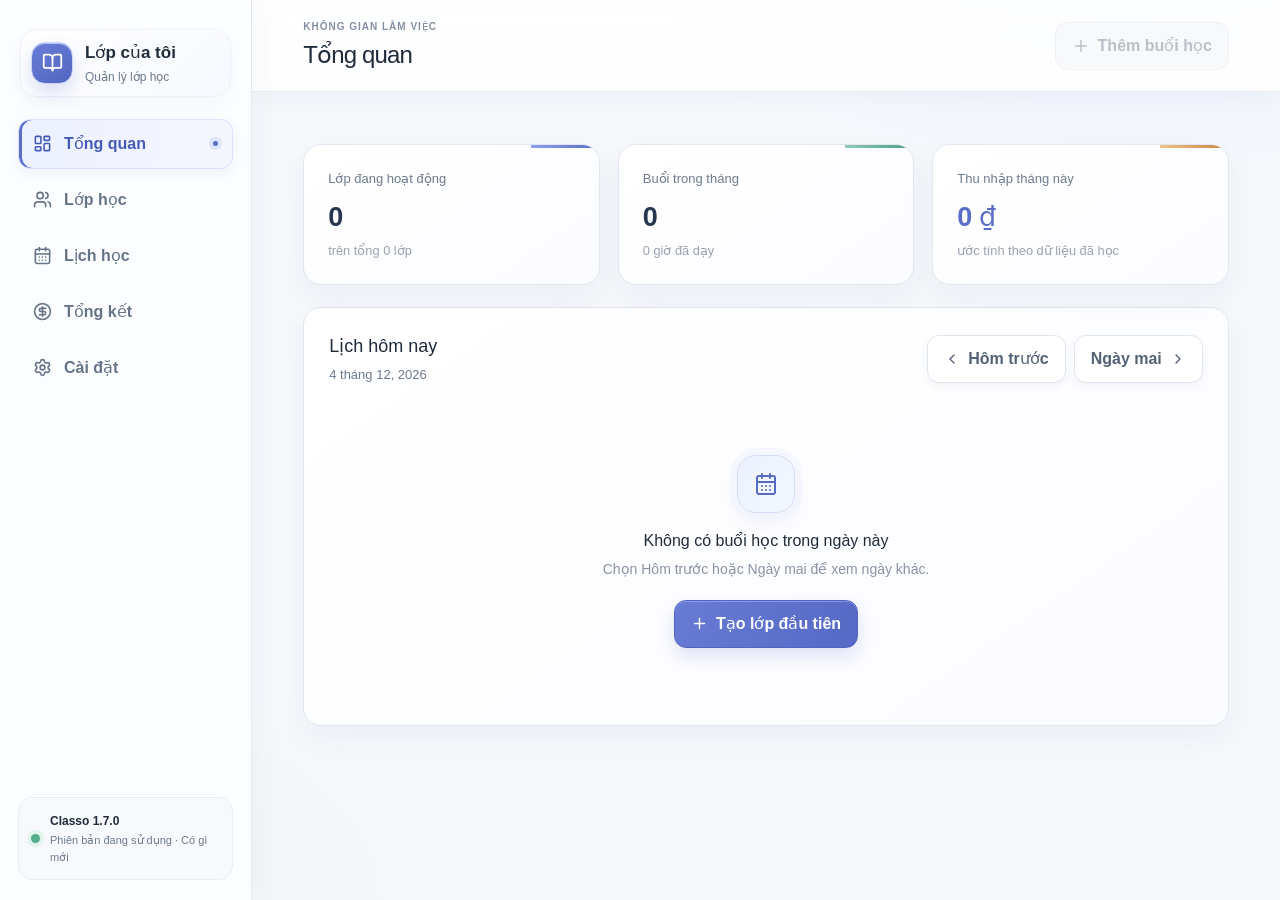
<file: index.html>
<!doctype html>
<html lang="vi">
  <head>
    <meta charset="UTF-8" />
    <meta
      name="viewport"
      content="width=device-width, initial-scale=1.0, viewport-fit=cover"
    />
    <meta name="theme-color" content="#5b6fc7" />
    <meta name="apple-mobile-web-app-capable" content="yes" />
    <meta name="apple-mobile-web-app-status-bar-style" content="default" />
    <meta name="apple-mobile-web-app-title" content="Classo" />
    <link rel="apple-touch-icon" href="/apple-touch-icon.png" />
    <link rel="icon" type="image/png" sizes="32x32" href="/favicon-32.png" />
    <title>Classo – Quản lý lớp học</title>
    <script type="module" crossorigin src="/assets/index-DhC5jc_v.js"></script>
    <link rel="stylesheet" crossorigin href="/assets/index-BDVl_ZSu.css">
  <link rel="manifest" href="/manifest.webmanifest"></head>
  <body>
    <div id="root"></div>
  </body>
</html>
</file>
